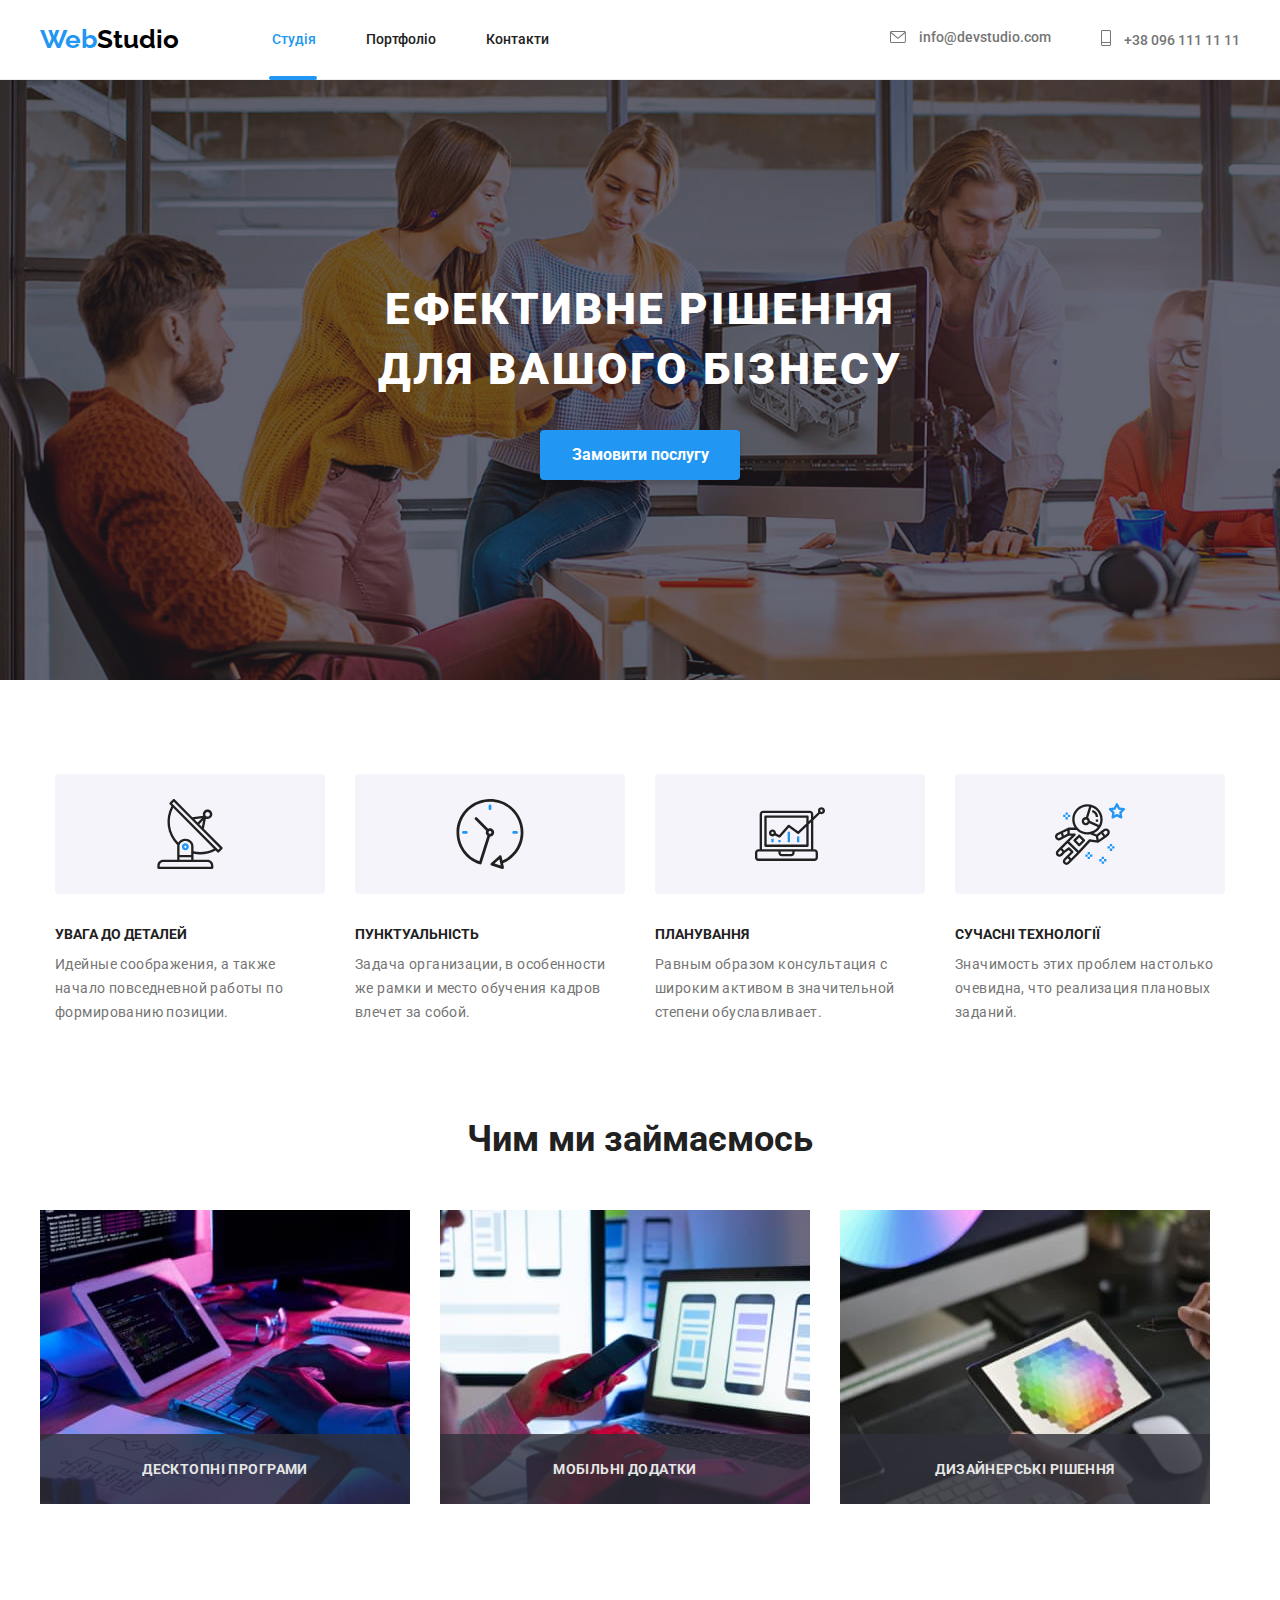
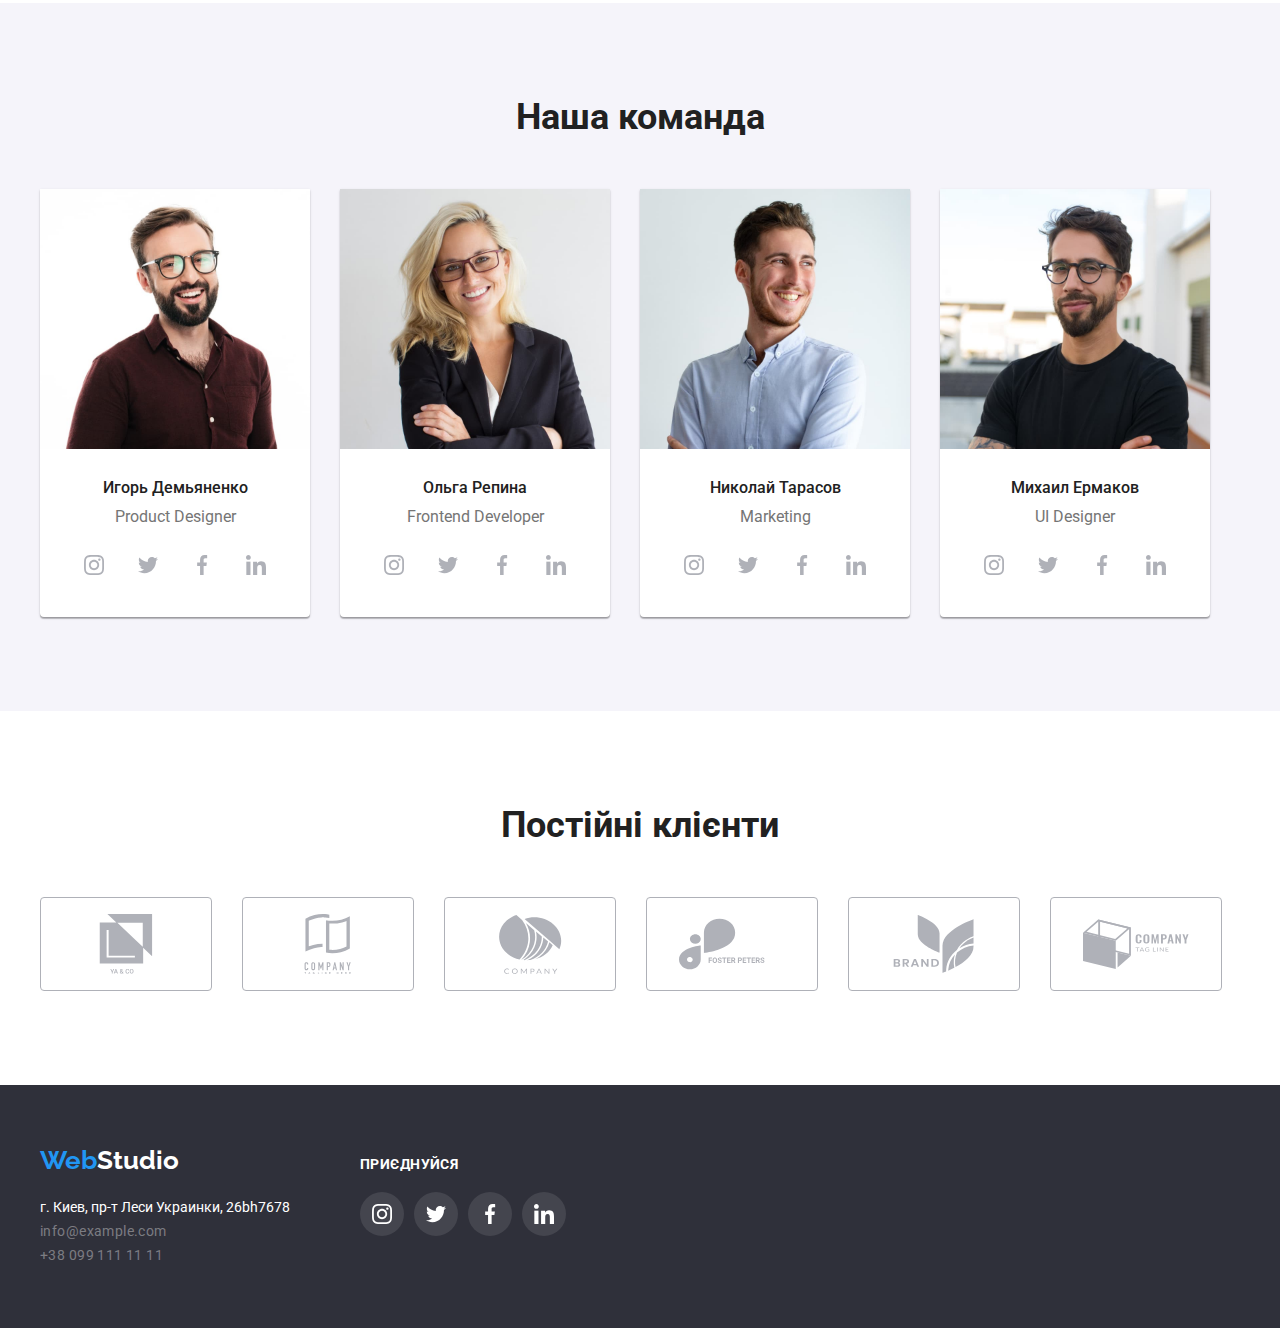
<file: index.html>
<!DOCTYPE html>
<html lang="uk">
  <head>
    <meta charset="UTF-8" />
    <meta http-equiv="X-UA-Compatible" content="IE=edge" />
    <meta name="viewport" content="width=device-width, initial-scale=1.0" />
    <link rel="stylesheet" href="css/reset.css">
    <link rel="stylesheet" href="css/styles.css">
    <link rel="preconnect" href="https://fonts.googleapis.com">
    <link rel="preconnect" href="https://fonts.gstatic.com" crossorigin>
    <link href="https://fonts.googleapis.com/css2?family=Raleway:wght@700&family=Roboto:wght@400;500;700;900&display=swap" rel="stylesheet">
    <title>Студія</title>
  </head>
  <body class="body">
    <header class="header">
      <div class="container">
        <div class="header_div">
          <a class="header_logo" href="index.html">
            <span class="logo_blue">Web</span>Studio
          </a>
          <nav>
            <ul class="list_menu">
              <li class="menu_item">
                <a class="menu_link_studio" href="index.html">Студія</a>
              </li>
              <li>
                <a class="menu_link" href="portfolio.html">Портфоліо</a>
              </li>
              <li>
                <a class="menu_link" href="#">Контакти</a>
              </li>
            </ul>
          </nav>
            <ul class="contact_list">
              <li>
                <a class="contact_link" href="mailto:info@devstudio.com">
                  <svg class="svg_letter">
                    <use xlink:href="/image/icons.svg#icon-letter"></use>
                  </svg>
                  info@devstudio.com
                </a>
              </li>
              <li>
                <a class="contact_link" href="tel:+380961111111">
                  <svg class="svg_phone">
                    <use xlink:href="/image/icons.svg#icon-phone"></use>
                  </svg>
                  +38 096 111 11 11</a>
              </li>
            </ul>
        </div>
      </div>
    </header>

    <main>
      <section class="section_biznes">
        <div class="container">
          <h1 class="biznes_title">Ефективне рішення <br> для вашого бізнесу</h1>
          <button id="openmodal" type="button" class="biznes_button">Замовити послугу</button>
          <div id="modal" class="pop_up">
            <div class="pop_up_container">
              <div class="pop_up_body">
                <svg id="closemodal" class="svg_close">
                  <use xlink:href="image/symbol-defs.svg#icon-cancel-circle"></use>
                </svg>
              </div>
            </div>
          </div>
        </div>
      </section>
      <section class="section_about">
        <div class="container">
          <h2 class="about_title">Про нас</h2>
        <ul class="about_list">
          <li>
            <a href="#">
              <svg class="about_svg">
                <use xlink:href="image/icons.svg#icon-Group-1"></use>
              </svg>
            </a>
            <h3 class="about_list_title">Увага до деталей</h3>
            <p class="about_list_text">
              Идейные соображения, а также начало повседневной работы по формированию позиции.
            </p>
          </li>
          <li>
            <a href="#">
              <svg class="about_svg">
                <use xlink:href="image/icons.svg#icon-Group-2"></use>
              </svg>
            </a>
            <h3 class="about_list_title">Пунктуальність</h3>
            <p class="about_list_text">
              Задача организации, в особенности же рамки и место обучения кадров влечет за собой.
            </p>
          </li>
          <li>
            <a href="#">
              <svg class="about_svg">
                <use xlink:href="image/icons.svg#icon-Group-3"></use>
              </svg>
            </a>
            <h3 class="about_list_title">Планування</h3>
            <p class="about_list_text">
              Равным образом консультация с широким активом в значительной степени обуславливает.
            </p>
          </li>
          <li>
            <a href="#">
              <svg class="about_svg">
                <use xlink:href="image/icons.svg#icon-Group-4"></use>
              </svg>
            </a>
            <h3 class="about_list_title">Сучасні технології</h3>
            <p class="about_list_text">
              Значимость этих проблем настолько очевидна, что реализация плановых заданий.
            </p>
          </li>
        </ul>
        </div>
      </section>
      <section class="section_ourwork">
        <div class="container">
          <h2 class="ourwork_title">Чим ми займаємось</h2>
          <ul class="ourwork_list">
            <li class="ourwork_item">
              <img height="294" width="370" src="image/code.jpg" alt="пише код за комп'ютером i планшетом"/>
              <div class="ourwork_aside">
                <p class="aside_text">Десктопні програми</p>
              </div>
            </li>
            <li class="ourwork_item">
              <img height="294" width="370" src="image/laptop.jpg" alt="розробляє програму для телефону"/>
              <div class="ourwork_aside">
                <p class="aside_text">Мобільні додатки</p>
              </div>
            </li>
            <li class="ourwork_item">
              <img height="294" width="370" src="image/graf.jpg" alt="працює за графічним планшетом"/>
              <div class="ourwork_aside">
                <p class="aside_text">Дизайнерські рішення</p>
              </div>
            </li>
          </ul>
        </div>
      </section>
      <section class="section_ourteam">
        <div class="container">
          <h2 class="ourteam_title">Наша команда</h2>
          <ul class="ourteam_list">
            <li class="ourteam_item">
              <img height="260" width="270" src="image/igor.jpg" alt="чоловік з бородою ті в окулярах"/>
              <div class="ourteam_meta">
                <h3 class="ourteam_subtitle">Игорь Демьяненко</h3>
                <p class="ourteam_text">Product Designer</p>
                <ul class="list_svg">
                  <li class="item_svg">
                    <a class="link_svg" href="#">
                      <svg class="ourteam_svg">
                        <use  xlink:href="image/icons.svg#icon-instagram"></use>
                      </svg>
                    </a>
                  </li>
                  <li class="item_svg">
                    <a class="link_svg" href="#">
                      <svg class="ourteam_svg">
                        <use class="icon_svg" xlink:href="image/icons.svg#icon-twitter"></use>
                      </svg>
                    </a>
                  </li>
                  <li class="item_svg">
                    <a class="link_svg" href="#">
                      <svg class="ourteam_svg">
                        <use  xlink:href="image/icons.svg#icon-facebook"></use>
                      </svg>
                    </a>
                  </li>
                  <li class="item_svg">
                    <a class="link_svg" href="#">
                      <svg class="ourteam_svg">
                        <use  xlink:href="image/icons.svg#icon-linkedin"></use>
                      </svg>
                    </a>
                  </li>
                </ul>
              </div>
            </li>
            <li class="ourteam_item">
              <img height="260" width="270" src="image/olga.jpg" alt="дівчина в окулярах з білим волоссям"/>
              <div class="ourteam_meta">
                <h3 class="ourteam_subtitle">Ольга Репина</h3>
                <p class="ourteam_text">Frontend Developer</p>
                <ul class="list_svg">
                  <li class="item_svg">
                    <a class="link_svg" href="#">
                      <svg class="ourteam_svg">
                        <use  xlink:href="image/icons.svg#icon-instagram"></use>
                      </svg>
                    </a>
                  </li>
                  <li class="item_svg">
                    <a class="link_svg" href="#">
                      <svg class="ourteam_svg">
                        <use class="icon_svg" xlink:href="image/icons.svg#icon-twitter"></use>
                      </svg>
                    </a>
                  </li>
                  <li class="item_svg">
                    <a class="link_svg" href="#">
                      <svg class="ourteam_svg">
                        <use  xlink:href="image/icons.svg#icon-facebook"></use>
                      </svg>
                    </a>
                  </li>
                  <li class="item_svg">
                    <a class="link_svg" href="#">
                      <svg class="ourteam_svg">
                        <use  xlink:href="image/icons.svg#icon-linkedin"></use>
                      </svg>
                    </a>
                  </li>
                </ul>
              </div>
            </li>
            <li class="ourteam_item">
              <img height="260" width="270" src="image/nikola.jpg" alt="чоловік в блакитній сорочці"/>
              <div class="ourteam_meta">
                <h3 class="ourteam_subtitle">Николай Тарасов</h3>
                <p class="ourteam_text">Marketing</p>
                <ul class="list_svg">
                  <li class="item_svg">
                    <a class="link_svg" href="#">
                      <svg class="ourteam_svg">
                        <use  xlink:href="image/icons.svg#icon-instagram"></use>
                      </svg>
                    </a>
                  </li>
                  <li class="item_svg">
                    <a class="link_svg" href="#">
                      <svg class="ourteam_svg">
                        <use class="icon_svg" xlink:href="image/icons.svg#icon-twitter"></use>
                      </svg>
                    </a>
                  </li>
                  <li class="item_svg">
                    <a class="link_svg" href="#">
                      <svg class="ourteam_svg">
                        <use  xlink:href="image/icons.svg#icon-facebook"></use>
                      </svg>
                    </a>
                  </li>
                  <li class="item_svg">
                    <a class="link_svg" href="#">
                      <svg class="ourteam_svg">
                        <use  xlink:href="image/icons.svg#icon-linkedin"></use>
                      </svg>
                    </a>
                  </li>
                </ul>
              </div>
            </li>
            <li class="ourteam_item">
              <img height="260" width="270" src="image/misha.jpg" alt="чоловік в окулярах та чорній футболці"/>
                <div class="ourteam_meta">
                  <h3 class="ourteam_subtitle">Михаил Ермаков</h3>
                  <p class="ourteam_text">UI Designer</p>
                  <ul class="list_svg">
                    <li class="item_svg">
                      <a class="link_svg" href="#">
                        <svg class="ourteam_svg">
                          <use  xlink:href="image/icons.svg#icon-instagram"></use>
                        </svg>
                      </a>
                    </li>
                    <li class="item_svg">
                      <a class="link_svg" href="#">
                        <svg class="ourteam_svg">
                          <use class="icon_svg" xlink:href="image/icons.svg#icon-twitter"></use>
                        </svg>
                      </a>
                    </li>
                    <li class="item_svg">
                      <a class="link_svg" href="#">
                        <svg class="ourteam_svg">
                          <use  xlink:href="image/icons.svg#icon-facebook"></use>
                        </svg>
                      </a>
                    </li>
                    <li class="item_svg">
                      <a class="link_svg" href="#">
                        <svg class="ourteam_svg">
                          <use  xlink:href="image/icons.svg#icon-linkedin"></use>
                        </svg>
                      </a>
                    </li>
                  </ul>
                </div>
            </li>
          </ul>
        </div>
      </section>
      <section class="section_customers">
        <div class="container">
          <h2 class="costomers_title">Постійні клієнти</h2>
          <ul class="costomers_list">
            <li>
              <a class="costimers_link" href="#">
                <svg class="costomers_svg">
                  <use xlink:href="image/icons.svg#icon-yaco"></use>
                </svg>
              </a>
            </li>
            <li>
              <a class="costimers_link" href="#">
                <svg class="costomers_svg">
                  <use xlink:href="image/icons.svg#icon-tagline"></use>
                </svg>
              </a>
            </li>
            <li>
              <a class="costimers_link" href="#">
                <svg class="costomers_svg">
                  <use xlink:href="image/icons.svg#icon-company"></use>
                </svg>
              </a>
            </li>
            <li>
              <a class="costimers_link" href="#">
                <svg class="costomers_svg">
                  <use xlink:href="image/icons.svg#icon-foster"></use>
                </svg>
              </a>
            </li>
            <li>
              <a class="costimers_link" href="#">
                <svg class="costomers_svg">
                  <use xlink:href="image/icons.svg#icon-brand"></use>
                </svg>
              </a>
            </li>
            <li>
              <a class="costimers_link" href="#">
                <svg class="costomers_svg">
                  <use xlink:href="image/icons.svg#icon-company_company"></use>
                </svg>
              </a>
            </li>
          </ul>
        </div>
      </section>
    </main>

    <footer class="footer">
      <div class="container">
        <div class="footer_box">
          <div style="margin-right: 70px;">
            <a class="footer_logo" href="index.html">
              <span class="logo_blue">Web</span>Studio
            </a>
            <address class="footer_link">
              <ul class="footer_list">
                <li>
                  <a class="footer_location" href="https://goo.gl/maps/c5mz45frjLdNAMUc9" target="_blank">г. Киев, пр-т Леси Украинки, 26bh7678</a>
                </li>
                <li>
                  <a class="footer_contact" href="mailto:info@example.com">info@example.com</a>
                </li>
                <li>
                  <a class="footer_contact" href="tel:+380991111111">+38 099 111 11 11</a>
                </li>
              </ul>
            </address>
          </div>
          <div>
            <h2 class="footer_title">Приєднуйся</h2>
            <ul class="footer_svg_list">
              <li>
                <a class="footer_svg_link" href="#">
                  <svg class="footer_svg">
                    <use xlink:href="image/icons.svg#icon-instagram"></use>
                  </svg>
                </a>
              </li>
              <li>
                <a class="footer_svg_link" href="#">
                  <svg class="footer_svg">
                    <use xlink:href="image/icons.svg#icon-twitter"></use>
                  </svg>
                </a>
              </li>
              <li>
                <a class="footer_svg_link" href="#">
                  <svg class="footer_svg">
                    <use xlink:href="image/icons.svg#icon-facebook"></use>
                  </svg>
                </a>
              </li>
              <li>
                <a class="footer_svg_link" href="#">
                  <svg class="footer_svg">
                    <use xlink:href="image/icons.svg#icon-linkedin"></use>
                  </svg>
                </a>
              </li>
            </ul>
          </div>
        </div>
      </div>
    </footer> 
    <script src="./js/modal.js"></script>
  </body>
</html>
</file>
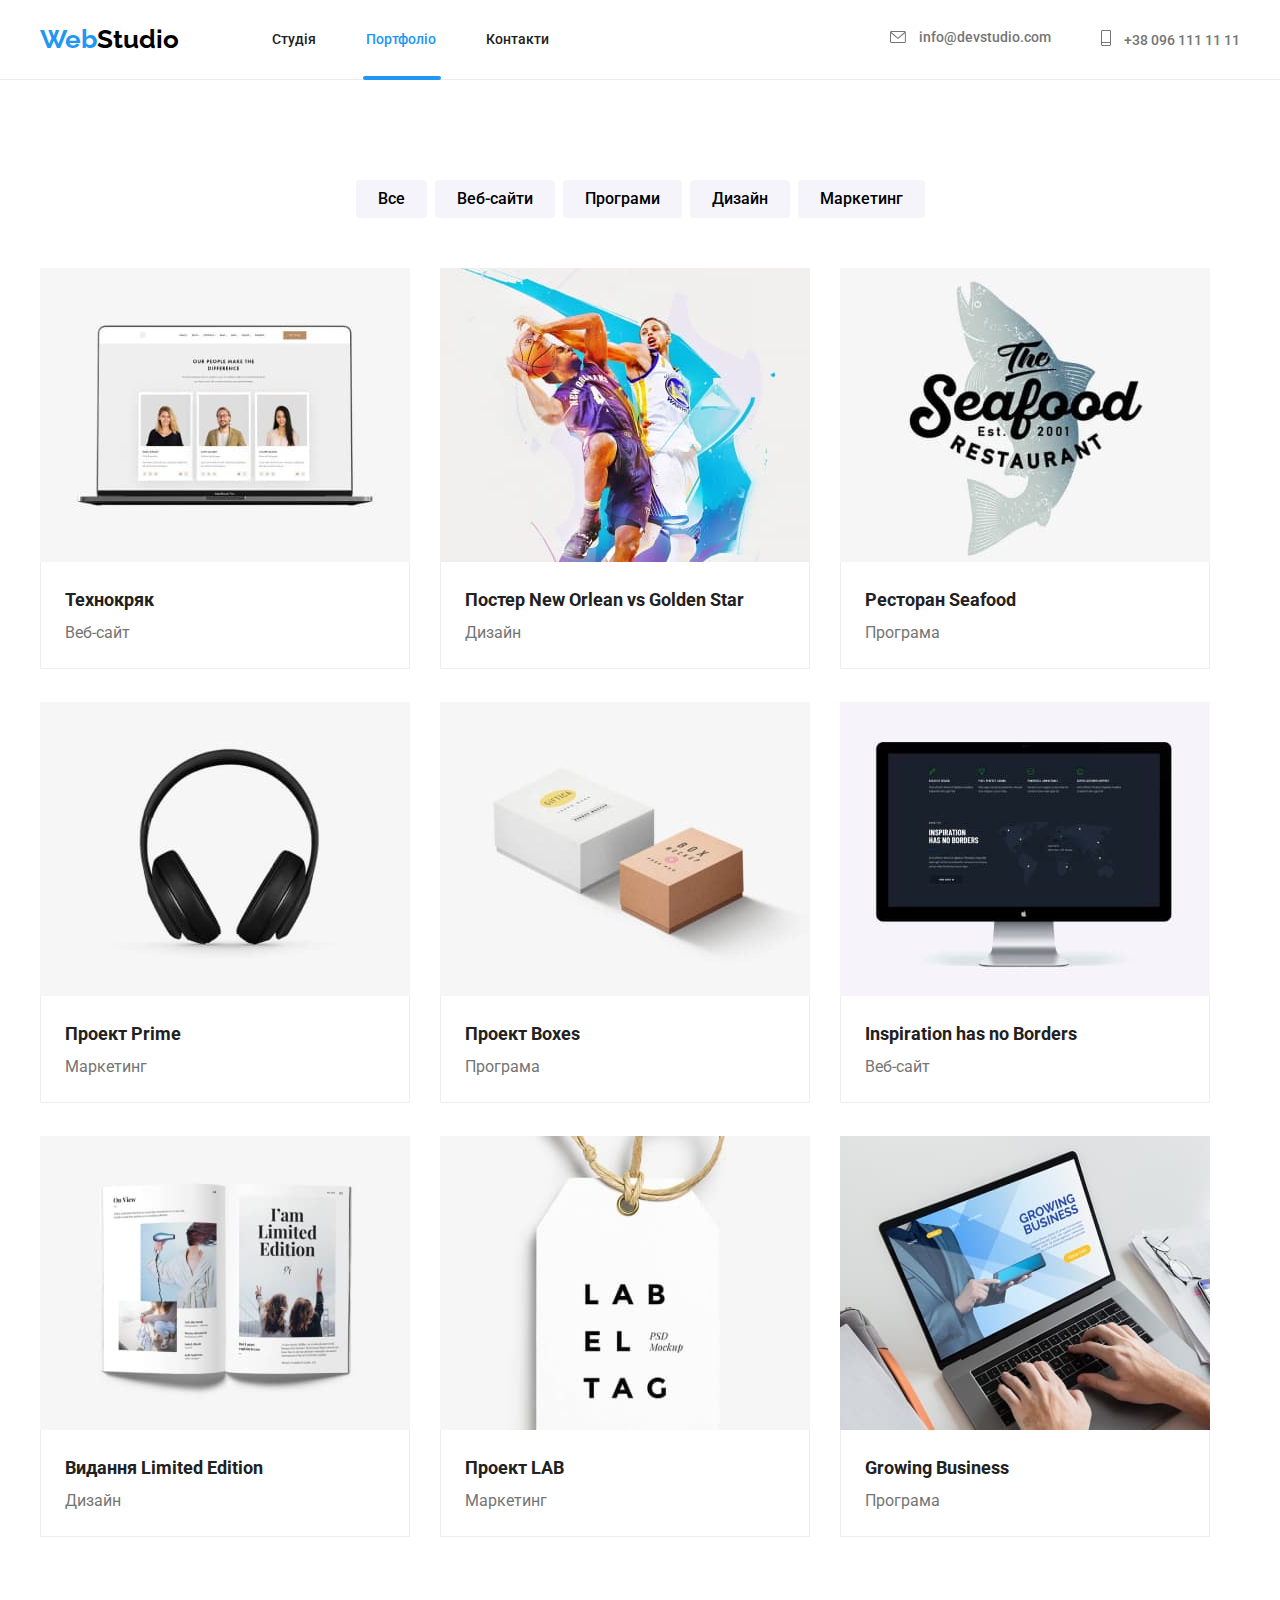
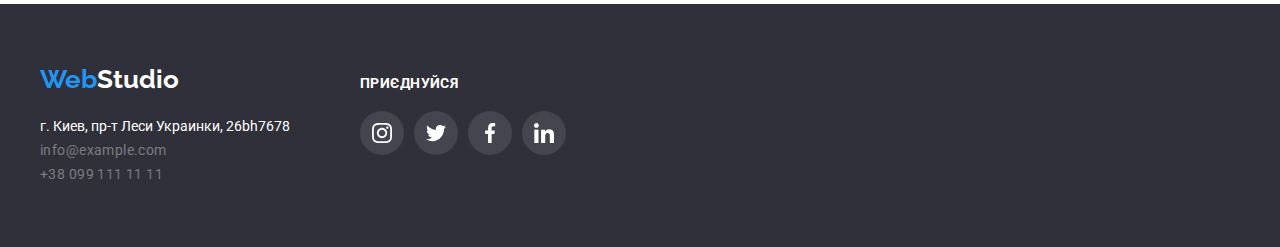
<file: portfolio.html>
<!DOCTYPE html>
<html lang="en">
  <head>
    <meta charset="UTF-8" />
    <meta http-equiv="X-UA-Compatible" content="IE=edge" />
    <meta name="viewport" content="width=device-width, initial-scale=1.0" />
    <link rel="stylesheet" href="css/reset.css">
    <link rel="stylesheet" href="css/styles.css" />
    <link rel="preconnect" href="https://fonts.googleapis.com" />
    <link rel="preconnect" href="https://fonts.gstatic.com" crossorigin />
    <link
      href="https://fonts.googleapis.com/css2?family=Raleway:wght@700&family=Roboto:wght@400;500;700;900&display=swap"
      rel="stylesheet"
    />
    <title>Portfolio</title>
  </head>
  <body class="body">
    <header class="header">
      <div class="container">
        <div class="header_div">
          <a class="header_logo" href="index.html">
            <span class="logo_blue">Web</span>Studio
          </a>
          <nav>
            <ul class="list_menu">
              <li>
                <a class="menu_link" href="index.html">Студія</a>
              </li>
              <li class="menu_item">
                <a class="menu_link_portfolio" href="portfolio.html">Портфоліо</a>
              </li>
              <li>
                <a class="menu_link" href="#">Контакти</a>
              </li>
            </ul>
          </nav>
            <ul class="contact_list">
              <li>
                <a class="contact_link" href="mailto:info@devstudio.com">
                  <svg class="svg_letter">
                    <use xlink:href="image/icons.svg#icon-letter"></use>
                  </svg>
                  info@devstudio.com
                </a>
              </li>
              <li>
                <a class="contact_link" href="tel:+380961111111">
                  <svg class="svg_phone">
                    <use xlink:href="image/icons.svg#icon-phone"></use>
                  </svg>
                  +38 096 111 11 11</a>
              </li>
            </ul>
        </div>
      </div>
    </header>

    <main>
      <section class="section_categories">
        <div class="container">
          <h2 class="categories_title">Категорії</h2>
          <ul class="categories_list">
            <li>
              <button type="button" class="categories_button">Все</button>
            </li>
            <li>
              <button type="button" class="categories_button">Веб-сайти</button>
            </li>
            <li>
              <button type="button" class="categories_button">Програми</button>
            </li>
            <li>
              <button type="button" class="categories_button">Дизайн</button>
            </li>
            <li>
              <button type="button" class="categories_button">Маркетинг</button>
            </li>
          </ul>
        </div>
      </section>
      <section class="section_completedworks">
        <div class="container">
          <h2 class="completedworks_title">Виконані роботи</h2>
          <ul class="completedworks_list">
            <li class="completedworks_item">
              <div class="completedworks_icon">
                <img class="completedworks_foto" src="image/tehnopark.jpg" alt="Технокряк"/>
                <div class="completedworks_aside">
                  <p class="completedworks_subtext">Технокрик це сучасний майданчик поширення коронавірусу. Компанії використовують цю платформу для цифрового шпигунства та атак на захищені сервери конкурентів.</p>
                </div>
              </div>
              <div class="completedworks_desk">
                <h3 class="completedworks_subtitle">Технокряк</h3>
                <p class="completedworks_text">Веб-сайт</p>
              </div>
            </li>
            <li class="completedworks_item">
              <div class="completedworks_icon">
                <img class="completedworks_foto" height="294" width="370" src="image/poster.jpg" alt="Постер New Orlean vs Golden Star"/>
                <div class="completedworks_aside">
                  <p class="completedworks_subtext">Технокрик це сучасний майданчик поширення коронавірусу. Компанії використовують цю платформу для цифрового шпигунства та атак на захищені сервери конкурентів.</p>
                </div>
              </div>
              <div class="completedworks_desk">
                <h3 class="completedworks_subtitle">Постер New Orlean vs Golden Star</h3>
                <p class="completedworks_text">Дизайн</p>
              </div>
            </li>
            <li class="completedworks_item">
              <div class="completedworks_icon">
                <img class="completedworks_foto" height="294" width="370" src="image/restoran.jpg" alt="Ресторан Seafood"/>
                <div class="completedworks_aside">
                  <p class="completedworks_subtext">Технокрик це сучасний майданчик поширення коронавірусу. Компанії використовують цю платформу для цифрового шпигунства та атак на захищені сервери конкурентів.</p>
                </div>
              </div>
              <div class="completedworks_desk">
                <h3 class="completedworks_subtitle">Ресторан Seafood</h3>
                <p class="completedworks_text">Програма</p>
              </div>
            </li>
            <li class="completedworks_item">
              <div class="completedworks_icon">
                <img class="completedworks_foto" height="294" width="370" src="image/prime.jpg" alt="Проект Prime"/>
                <div class="completedworks_aside">
                  <p class="completedworks_subtext">Технокрик це сучасний майданчик поширення коронавірусу. Компанії використовують цю платформу для цифрового шпигунства та атак на захищені сервери конкурентів.</p>
                </div>
              </div>
              <div class="completedworks_desk">
                <h3 class="completedworks_subtitle">Проект Prime</h3>
                <p class="completedworks_text">Маркетинг</p>
              </div>
            </li>
            <li class="completedworks_item">
              <div class="completedworks_icon">
                <img class="completedworks_foto" height="294" width="370" src="image/boxes.jpg" alt="Проект Boxes"/>
                <div class="completedworks_aside">
                  <p class="completedworks_subtext">Технокрик це сучасний майданчик поширення коронавірусу. Компанії використовують цю платформу для цифрового шпигунства та атак на захищені сервери конкурентів.</p>
                </div>
              </div>
              <div class="completedworks_desk">
                <h3 class="completedworks_subtitle">Проект Boxes</h3>
                <p class="completedworks_text">Програма</p>
              </div>
            </li>
            <li class="completedworks_item">
              <div class="completedworks_icon">
                <img class="completedworks_foto" height="294" width="370" src="image/borders.jpg" alt="Inspiration has no Borders"/>
                <div class="completedworks_aside">
                  <p class="completedworks_subtext">Технокрик це сучасний майданчик поширення коронавірусу. Компанії використовують цю платформу для цифрового шпигунства та атак на захищені сервери конкурентів.</p>
                </div>
              </div>
              <div class="completedworks_desk">
                <h3 class="completedworks_subtitle">Inspiration has no Borders</h3>
                <p class="completedworks_text">Веб-сайт</p>
              </div>
            </li>
            <li class="completedworks_item">
              <div class="completedworks_icon">
                <img class="completedworks_foto" height="294" width="370" src="image/limited.jpg" alt="Видання Limited Edition"/>
                <div class="completedworks_aside">
                  <p class="completedworks_subtext">Технокрик це сучасний майданчик поширення коронавірусу. Компанії використовують цю платформу для цифрового шпигунства та атак на захищені сервери конкурентів.</p>
                </div>
              </div>
              <div class="completedworks_desk">
                <h3 class="completedworks_subtitle">Видання Limited Edition</h3>
                <p class="completedworks_text">Дизайн</p>
              </div>
            </li>
            <li class="completedworks_item">
              <div class="completedworks_icon">
                <img class="completedworks_foto" height="294" width="370" src="image/lab.jpg" alt="Проект LAB"/>
                <div class="completedworks_aside">
                  <p class="completedworks_subtext">Технокрик це сучасний майданчик поширення коронавірусу. Компанії використовують цю платформу для цифрового шпигунства та атак на захищені сервери конкурентів.</p>
                </div>
              </div>
              <div class="completedworks_desk">
                <h3 class="completedworks_subtitle">Проект LAB</h3>
                <p class="completedworks_text">Маркетинг</p>
              </div>
            </li>
            <li class="completedworks_item">
              <div class="completedworks_icon">
                <img class="completedworks_foto" height="294" width="370" src="image/groving.jpg" alt="Growing Business"/>
                <div class="completedworks_aside">
                  <p class="completedworks_subtext">Технокрик це сучасний майданчик поширення коронавірусу. Компанії використовують цю платформу для цифрового шпигунства та атак на захищені сервери конкурентів.</p>
                </div>
              </div>
              <div class="completedworks_desk">
                <h3 class="completedworks_subtitle">Growing Business</h3>
                <p class="completedworks_text">Програма</p>
              </div>
            </li>
          </ul>
        </div>
      </section>
    </main>
    <footer class="footer">
      <div class="container">
        <div class="footer_box">
          <div style="margin-right: 70px;">
            <a class="footer_logo" href="index.html">
              <span class="logo_blue">Web</span>Studio
            </a>
            <address class="footer_link">
              <ul class="footer_list">
                <li>
                  <a class="footer_location" href="https://goo.gl/maps/c5mz45frjLdNAMUc9" target="_blank">г. Киев, пр-т Леси Украинки, 26bh7678</a>
                </li>
                <li>
                  <a class="footer_contact" href="mailto:info@example.com">info@example.com</a>
                </li>
                <li>
                  <a class="footer_contact" href="tel:+380991111111">+38 099 111 11 11</a>
                </li>
              </ul>
            </address>
          </div>
          <div>
            <h2 class="footer_title">Приєднуйся</h2>
            <ul class="footer_svg_list">
              <li>
                <a class="footer_svg_link" href="#">
                  <svg class="footer_svg">
                    <use xlink:href="image/icons.svg#icon-instagram"></use>
                  </svg>
                </a>
              </li>
              <li>
                <a class="footer_svg_link" href="#">
                  <svg class="footer_svg">
                    <use xlink:href="image/icons.svg#icon-twitter"></use>
                  </svg>
                </a>
              </li>
              <li>
                <a class="footer_svg_link" href="#">
                  <svg class="footer_svg">
                    <use xlink:href="image/icons.svg#icon-facebook"></use>
                  </svg>
                </a>
              </li>
              <li>
                <a class="footer_svg_link" href="#">
                  <svg class="footer_svg">
                    <use xlink:href="image/icons.svg#icon-linkedin"></use>
                  </svg>
                </a>
              </li>
            </ul>
          </div>
        </div>
      </div>
    </footer> 
  </body>
</html>
</file>
<file: css/styles.css>
:root {
    --white: #FFFFFF;
    --black: #000000;
    --blue: #2196F3;
    --gray: #757575;
    --darkgray: #212121;
    --dimwite: #F5F4FA;
    --dimgray: #FFFFFF60;
    --section1: #2F303A;
    --section2: #E5E5E5;
    --section3: #E5E5E5;
    --section4: #F5F4FA;
    --footer: #2F303A;
    --portfoliosection: #E5E5E5;
    --about_svg: #AFB1B8;
}

/* Form */
 
.pop_up {
    transform: translateY(-100%) scale(0);
    transition: .4s ease-in-out;
    position: fixed;
    width: 100%;
    height: 100%;
    top: 0;
    left: 0;
    right: 0;
    background-color: transparent;
    z-index: 2;
    
}

.pop_up.is-hidden {
    transform: translateY(0%) scale(100%);
    background-color: rgba(0, 0, 0, .8);
}

.pop_up_container {
    display: flex;
    width: 100%;
    height: 100%;
}

.pop_up_body {
    margin: auto;
    width: 400px;
    height: 560px;
    background-color: var(--white);
    border-radius: 8px;
    position: relative;
}

.svg_close {
    width: 25px;
    height: 25px;
    position: absolute;
    top: 10px;
    right: 10px;
    fill: #757575;
}

.svg_close:hover {
    fill: #2196F3;
}

/* End form */

img {
    display: block;
}

.container {
    max-width: 1200px;
    padding-left: 15px;
    padding-right: 15px;
    margin-left: auto;
    margin-right: auto;
}

.body {
    margin: 0;
    color: var(--wite);
    font-family: 'Roboto', sans-serif;
}

.header {  

    flex-wrap: wrap;
    padding: 24px 0px;
    background-color: var(--white);
}

.header_div {
    align-items: center;
    display: flex;
    flex-wrap: wrap;
}

.header_logo {
    display: block;
    font-weight: 700;
    line-height: 1.19;
    text-decoration: none;
    color: var(--black);
    font-size: 26px;
    font-family: 'Raleway', sans-serif;
    padding-right: 93px;
}

.logo_blue {
    color: var(--blue);
}

.list_menu {    
    gap: 50px;
    display: flex;
    flex-wrap: wrap;
}

.menu_item {
    position: relative;
}

.menu_link {
    text-decoration: none;
    font-weight: 500;
    line-height: 1.14;
    font-size: 14px;
    color: var(--darkgray);
}

.menu_link_studio {
    text-decoration: none;
    font-weight: 500;
    line-height: 1.14;
    font-size: 14px;
    color: var(--blue);
}

.menu_link_studio::after {
    content: "";
    position: absolute;
    width: 48px;
    height: 4px;
    background: var(--blue);
    border-radius: 2px;
    left: -3px;
    top: 45px;
}

.menu_link_portfolio {
    text-decoration: none;
    font-weight: 500;
    line-height: 1.14;
    font-size: 14px;
    color: var(--blue);
}

.menu_link_portfolio::after {
    content: "";
    position: absolute;
    width: 78px;
    height: 4px;
    background: var(--blue);
    border-radius: 2px;
    left: -3px;
    top: 45px;
}

.menu_link:hover {
    color: var(--blue);
}

.menu_link:focus {
    color: var(--blue);
}

.contact_list {
    margin-left: auto;
    gap: 50px;
    display: flex;
    flex-wrap: wrap;
}

.contact_link {
    text-decoration: none;
    font-weight: 500;
    line-height: 1.14;
    color: var(--gray);
    font-size: 14px;
}

.svg_letter {
    width: 16px;
    height: 12px;
    margin-right: 10px;
    fill: var(--gray);
    margin-bottom: auto;
    position: relative;
    top: 3%;
}

.svg_phone {
    width: 10px;
    height: 16px;
    margin-right: 10px;
    fill: var(--gray);
    position: relative;
    top: 3%;
}

.contact_link:hover {
    color: var(--blue);
}

.contact_link:hover svg{
    fill: var(--blue);
}

.contact_link:focus {
    color: var(--blue);
}

.contact_link:focus svg{
    fill: var(--blue);
}

.section_biznes {
    display: flex;
    flex-wrap: wrap;
    text-align: center;
    border-top: 1px solid #ECECEC;
    padding: 200px 0px;
    background-image: url(../image/gradient.png), url(../image/biznes_fon.jpg)
}

.section_biznes::before {
    background: rgba(47, 48, 58, 0.1);
}

.biznes_button {
    font-family: 'Roboto';
    border: none;
    margin-top: 30px;
    color: var(--white);
    box-shadow: 0px 4px 4px rgba(0, 0, 0, 0.15);
    border-radius: 4px;
    width: 200px;
    height: 50px;
    font-weight: 700;
    font-size: 16px;
    line-height: 1.88;
    cursor: pointer;
    list-style-type: none;
    background-color: var(--blue); 
    
}

.biznes_title {
    width: 696px;
    height: 120px;
    line-height: 1.36;
    font-size: 44px;
    text-align: center;
    letter-spacing: 0.06em;
    text-transform: uppercase;
    font-weight: 900;
    color: var(--white);

}

.section_about {
    display: flex;
    color: var(--section2);
    padding: 94px 0px;
}

.about_title {
    display: none;

}

.about_list {
    gap: 30px;
    display: flex;
    flex-wrap: wrap;
    
}

.about_svg {
    width: 270px;
    height: 120px;
    border-radius: 4px;
    background-color: var(--section4);
    margin-bottom: 30px;
}

.about_list_title {
    margin-bottom: 10px;
    text-transform: uppercase;
    gap: 30px;
    font-weight: 700;
    color: var(--darkgray);
    line-height: 1.14;
    font-size: 14px;
}

.about_list_text {
    width: 270px;
    word-wrap: break-word;
    float: left;
    font-weight: 400;
    color: var(--gray);
    line-height: 1.71;
    font-size: 14px;
    letter-spacing: 0.03em;
}

.section_ourwork {
    padding-bottom: 99px;
    color: var(--section3);

}

.ourwork_title { 
    margin-bottom: 50px;
    text-align: center;
    font-weight: 700;
    color: var(--darkgray);
    line-height: 1.16;
    font-size: 36px;
}

.ourwork_list {
    display: flex;
    flex-wrap: wrap;
    list-style-type: none;
    gap: 30px;
}

.ourwork_item {
    position: relative;
}

.ourwork_aside {
    width: 370px;
    height: 70px;
    background: rgba(47, 48, 58, 0.8);
    position: absolute;
    bottom: 0px;
    display: flex;
    justify-content: center;
    align-items: center;
}

.aside_text {
    font-family: 'Roboto';
    font-style: normal;
    font-weight: 700;
    font-size: 14px;
    line-height: 1.142;
    text-align: center;
    letter-spacing: 0.03em;
    text-transform: uppercase;
    position: absolute;
    display: block;
    
}

.section_ourteam {
    padding: 94px 0px;
    background-color: var(--section4);
}

.ourteam_title {
    margin-bottom: 50px;
    font-family: 'Roboto';
    text-align: center;
    font-weight: 700;
    color: var(--darkgray);
    line-height: 1.16;
    font-size: 36px;
}

.ourteam_list {
    gap: 30px;
    display: flex;
    flex-wrap: wrap;
    align-items: center;
    list-style-type: none;
}

.ourteam_item {
    background-color: var(--white);
    box-shadow: 0px 1px 3px rgba(0, 0, 0, 0.12), 0px 1px 1px rgba(0, 0, 0, 0.14), 0px 2px 1px rgba(0, 0, 0, 0.2);
    border-radius: 0px 0px 4px 4px; 
    
}

.ourteam_meta {
    padding-top: 30px;
    padding-bottom: 30px;
    width: 270px;
    
}

.ourteam_subtitle {
    margin-bottom: 10px;
    text-align: center;
    font-weight: 500;
    color: var(--darkgray);
    line-height: 1.18;
    font-size: 16px;
}

.ourteam_text {
    text-align: center;
    font-weight: 400;
    color: var(--gray);
    line-height: 1.18;
    font-size: 16px;
}

.list_svg {
    gap: 10px;
    display: flex;
    align-items: center;
    padding: 16px 32px 0px 32px;
}

.link_svg {
    width: 44px;
    height: 44px;
    display: flex;
    align-items: center;
    justify-content: center;
    border-radius: 30px;
    transition: background-color 1s;
    
}

.link_svg:hover {
    background-color: var(--blue);
}

.link_svg:hover svg {
    fill: var(--white);
}

.link_svg:focus {
    background-color: var(--blue);
}

.link_svg:focus svg {
    fill: var(--white);
}

.ourteam_svg {
    width: 20px;
    height: 20px;
    fill: var(--about_svg);
    display: block;
}

.section_customers {
    padding-top: 94px;
    padding-bottom: 94px;
}

.costomers_title{
    margin-bottom: 50px;
    font-family: 'Roboto';
    text-align: center;
    font-weight: 700;
    color: var(--darkgray);
    line-height: 1.16;
    font-size: 36px;
}

.costomers_list {
    gap: 30px;
    display: flex;
    align-items: center;
    flex-wrap: wrap;
}

.costimers_link {
    height: 92px;
    width: 170px;
    display: flex;
    align-items: center;
    justify-content: center;
    border: 1px solid #AFB1B8;
    border-radius: 4px;
}

.costimers_link:hover{
    border: 1px solid var(--blue);
}

.costimers_link:hover svg {
    fill: var(--blue);
}

.costimers_link:focus{
    border: 1px solid var(--blue);
}

.costimers_link:focus svg {
    fill: var(--blue);
}

.costomers_svg {
    width: 106px;
    height: 60px;
    display: block;
    fill: var(--about_svg);
}

.footer {
    padding-top: 60px;
    padding-bottom: 60px;
    background-color: var(--footer);
}

.footer_box {
    display: flex;
    align-items:baseline;
    flex-wrap: wrap;
}

.footer_logo {
    font-weight: 700;
    line-height: 1.19;
    text-decoration: none;
    color: var(--white);
    font-size: 26px;
    font-family: 'Raleway', sans-serif;
}

.footer_link {
    margin-top: 20px;
}

.footer_list {
    gap: 30px;
}



.footer_location {
    font-style: normal;
    color: var(--white);
    text-decoration: none;
    font-weight: 400;
    font-size: 14px;
    line-height: 1.714;
}

.footer_contact {
    font-style: normal;
    text-decoration: none;
    font-weight: 400;
    line-height: 1.71;
    font-size: 14px;
    color: var(--dimgray);
    letter-spacing: 0.03em;
}

.footer_contact:hover {
    color: var(--blue);
}

.footer_contact:focus {
    color: var(--blue);
}

.footer_title {
    font-family: 'Roboto';
    font-style: normal;
    font-weight: 700;
    font-size: 14px;
    line-height: 1.142;
    letter-spacing: 0.03em;
    text-transform: uppercase;
    color: var(--white);
    margin-bottom: 20px;
}

.footer_svg_list {
    display: flex;
    align-items: center;
    gap: 10px;
}

.footer_svg_link {
    width: 44px;
    height: 44px;
    display: flex;
    align-items: center;
    justify-content: center;
    border-radius: 30px;
    background: rgba(255, 255, 255, 0.1);
    transition: background-color 0.5s;
}

.footer_svg_link:hover {
    background-color: var(--blue);
}

.footer_svg_link:focus {
    background-color: var(--blue);
}

.footer_svg {
    width: 20px;
    height: 20px;
    fill: #FFFFFF;
    display: block;
}

.section_categories {
    display: flex;
    border-top: 1px solid #ECECEC;
    padding-top: 100px;
    color: var(--portfoliosection);
}

.categories_title {
    display: none;
}

.categories_list {
    gap: 8px;
    list-style-type: none;
    display: flex;
    flex-wrap: wrap;
}

.categories_button {
    padding: 6px 22px 6px 22px;
    background-color: var(--dimwite);
    border-radius: 4px;
    list-style-type: none;
    font-family: 'Roboto';
    border: none;
    font-weight: 500;
    font-size: 16px;
    line-height: 1.62;
    cursor: pointer;
    list-style-type: none;
}

.categories_button:hover {
    background-color: var(--blue);
}

.categories_button:focus {
    background-color: var(--blue);
}

.section_completedworks {
    color: var(--portfoliosection);
    padding-top: 50px;
    padding-bottom: 64px;
}

.completedworks_title {
    display: none;
}

.completedworks_list { 
    display: flex;
    flex-wrap: wrap;
    gap: 30px;
}

.completedworks_item {
    background-color: var(--white);
    width: 370px;
    height: 404px;
}

.completedworks_item:hover .completedworks_aside {
    transform: translatey(-100%);
}

.completedworks_item:hover .completedworks_desk {
    box-shadow: 0px 1px 1px rgba(0, 0, 0, 0.12), 0px 4px 4px rgba(0, 0, 0, 0.06), 1px 4px 6px rgba(0, 0, 0, 0.16);
}

.completedworks_foto {
    display: block;
}

.completedworks_icon {
    position: relative;
    height: 294px;
    width: 370;

    overflow: hidden;
}

.completedworks_aside {
    position: absolute;
    width: 100%;
    height: 100%;
    background: rgba(33, 150, 243, 0.9);
    transform: translateY(0);
    transition: transform 250ms ease;
    display: flex;
    align-items: center;
    justify-content: center;
}

.completedworks_subtext {
    font-family: 'Roboto';
    font-style: normal;
    font-weight: 400;
    font-size: 18px;
    line-height: 1.55;
    letter-spacing: 0.03em;
    display: block;
    margin-left: 24px;

}

.completedworks_desk {
    padding: 20px 24px;
    border: 1px solid #EEEEEE;
    border-top: none; 
    transition: box-shadow 250ms;
}

.completedworks_subtitle {
    width: 322px;
    height: 36px;
    font-weight: 700;
    color: var(--darkgray);
    line-height: 2;
    font-size: 18px;
}

.completedworks_text {
    margin: 0;
    width: 322px;
    height: 30px;
    font-weight: 400;
    color: var(--gray);
    line-height: 1.87;
    font-size: 16px;
}
</file>
